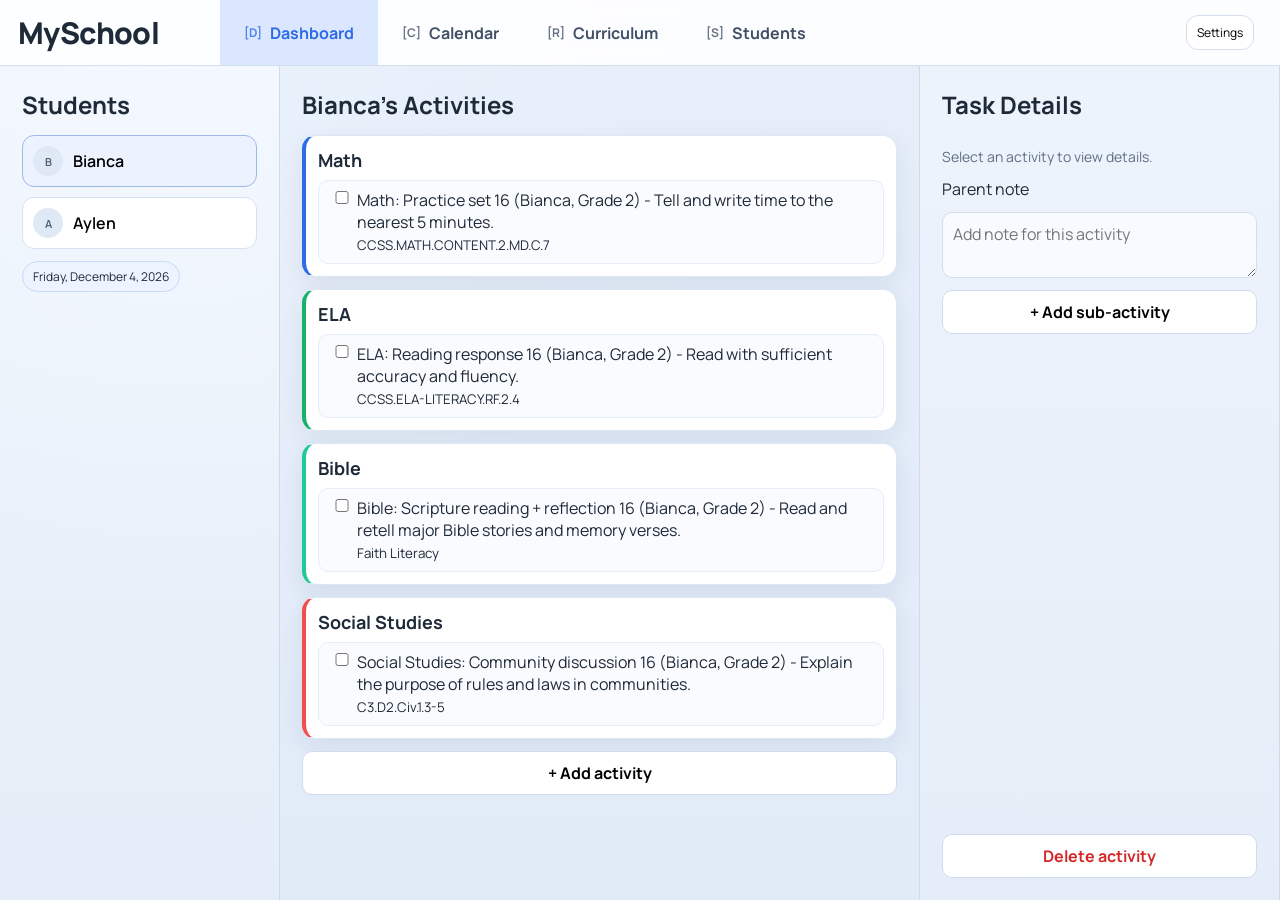
<file: index.html>
<!DOCTYPE html>
<html lang="en">
<head>
  <meta charset="UTF-8" />
  <meta name="viewport" content="width=device-width, initial-scale=1.0" />
  <title>MySchool Planner</title>
  <link rel="preconnect" href="https://fonts.googleapis.com" />
  <link rel="preconnect" href="https://fonts.gstatic.com" crossorigin />
  <link href="https://fonts.googleapis.com/css2?family=Manrope:wght@400;500;600;700;800&display=swap" rel="stylesheet" />
  <link rel="stylesheet" href="styles.css" />
</head>
<body>
  <div class="app-shell">
    <header class="topbar">
      <div class="brand">MySchool</div>
      <nav class="topnav" aria-label="Primary">
        <button class="nav-btn active" data-page="dashboard"><span class="icon">[D]</span> Dashboard</button>
        <button class="nav-btn" data-page="calendar"><span class="icon">[C]</span> Calendar</button>
        <button class="nav-btn" data-page="curriculum"><span class="icon">[R]</span> Curriculum</button>
        <button class="nav-btn" data-page="students"><span class="icon">[S]</span> Students</button>
      </nav>
      <div class="top-actions">
        <button class="ghost-btn" type="button" aria-label="Settings">Settings</button>
      </div>
    </header>

    <main class="pages">
      <section class="page active" id="dashboard">
        <div class="dashboard-grid">
          <aside class="panel students-panel">
            <h2>Students</h2>
            <ul class="student-list" id="dashboardStudentList"></ul>
            <div class="pill-row">
              <span class="pill" id="dashboardDatePill"></span>
            </div>
          </aside>

          <section class="panel tasks-panel">
            <h2 id="dashboardHeading">Today&apos;s Activities</h2>
            <div id="subjectTaskGroups"></div>
            <button class="add-btn" id="addActivityBtn" type="button">+ Add activity</button>
          </section>

          <aside class="panel detail-panel">
            <h2>Task Details</h2>
            <div id="taskDetailContent" class="detail-empty">Select an activity to view details.</div>
            <label for="taskNote">Parent note</label>
            <textarea id="taskNote" placeholder="Add note for this activity"></textarea>
            <button class="add-btn" id="addSubtaskBtn" type="button">+ Add sub-activity</button>
            <button class="danger-btn" id="deleteActivityBtn" type="button">Delete activity</button>
          </aside>
        </div>
      </section>

      <section class="page" id="calendar">
        <div class="page-card">
          <div class="calendar-header">
            <h2>School Year Calendar</h2>
            <div class="calendar-controls">
              <button type="button" id="prevMonthBtn">Previous</button>
              <span id="calendarMonthLabel"></span>
              <button type="button" id="nextMonthBtn">Next</button>
            </div>
          </div>
          <p class="calendar-subtitle">Weekdays only planning, aligned to a typical US public school year and no-school holidays.</p>
          <div class="calendar-grid" id="calendarGrid"></div>
        </div>
      </section>

      <section class="page" id="curriculum">
        <div class="page-card">
          <h2>Curriculum By Student</h2>
          <p class="calendar-subtitle">Aligned to common US public school frameworks (Common Core Math/ELA + NGSS-inspired science pacing).</p>
          <div class="curriculum-grid" id="curriculumGrid"></div>
        </div>
      </section>

      <section class="page" id="students">
        <div class="page-card">
          <h2>Students</h2>
          <div class="students-layout">
            <div>
              <h3>Student Overview</h3>
              <div class="student-cards" id="studentCards"></div>
            </div>
            <div class="student-form-wrap">
              <h3>Add New Student</h3>
              <form id="addStudentForm">
                <label for="studentName">Name</label>
                <input id="studentName" name="studentName" required />
                <label for="studentGrade">Grade</label>
                <select id="studentGrade" name="studentGrade">
                  <option value="2">2nd grade</option>
                  <option value="3">3rd grade</option>
                  <option value="4">4th grade</option>
                  <option value="5">5th grade</option>
                </select>
                <label for="studentFocus">Learning focus</label>
                <textarea id="studentFocus" name="studentFocus" placeholder="Reading fluency, math confidence, etc."></textarea>
                <button type="submit">Add student</button>
              </form>
            </div>
          </div>
        </div>
      </section>
    </main>
  </div>

  <script src="script.js"></script>
</body>
</html>
</file>
<file: styles.css>
:root {
  --bg: #e6eef8;
  --surface: #f7fbff;
  --panel: #ffffff;
  --text: #1f2a38;
  --muted: #5f6f84;
  --line: #d4dfec;
  --accent: #2e6be7;
  --accent-soft: #dbe7ff;
  --danger: #ef4f4f;
  --shadow: 0 8px 25px rgba(28, 45, 73, 0.08);
}

* { box-sizing: border-box; }

body {
  margin: 0;
  font-family: "Manrope", sans-serif;
  color: var(--text);
  background:
    radial-gradient(circle at 14% 0%, #f4f9ff 0%, rgba(244, 249, 255, 0) 42%),
    linear-gradient(180deg, #eef4fc 0%, #e5edf8 100%);
  min-height: 100vh;
}

.topbar {
  position: sticky;
  top: 0;
  z-index: 20;
  min-height: 66px;
  display: grid;
  grid-template-columns: 220px 1fr 120px;
  background: rgba(255, 255, 255, 0.82);
  border-bottom: 1px solid var(--line);
  backdrop-filter: blur(10px);
}

.brand {
  display: grid;
  align-items: center;
  padding-left: 18px;
  font-size: 30px;
  font-weight: 800;
  letter-spacing: -0.02em;
}

.topnav { display: flex; align-items: stretch; overflow-x: auto; }

.nav-btn {
  border: 0;
  background: transparent;
  font: inherit;
  font-weight: 700;
  color: #415066;
  padding: 0 24px;
  display: flex;
  align-items: center;
  gap: 8px;
  cursor: pointer;
  transition: background 0.2s ease, color 0.2s ease;
}

.nav-btn.active {
  background: var(--accent-soft);
  color: var(--accent);
}

.icon { font-size: 12px; opacity: 0.8; }

.top-actions {
  display: grid;
  place-items: center;
  padding: 10px;
}

.ghost-btn {
  border: 1px solid var(--line);
  border-radius: 12px;
  padding: 8px 10px;
  background: #fff;
  font: inherit;
  font-size: 12px;
  cursor: pointer;
}

.page { display: none; animation: fadeIn 0.25s ease; }
.page.active { display: block; }

.dashboard-grid {
  display: grid;
  grid-template-columns: 280px 1fr 360px;
  min-height: calc(100vh - 66px);
}

.panel {
  border-right: 1px solid #cfdaea;
  padding: 22px;
}

.panel h2 { margin: 0 0 14px; font-size: 24px; }

.students-panel .student-list {
  list-style: none;
  margin: 0;
  padding: 0;
  display: grid;
  gap: 10px;
}

.student-item {
  display: flex;
  align-items: center;
  gap: 10px;
  width: 100%;
  border: 1px solid #d6e2f1;
  background: #fff;
  border-radius: 12px;
  padding: 10px;
  font: inherit;
  font-weight: 600;
  text-align: left;
  cursor: pointer;
}

.student-item.active { border-color: #9eb8ea; background: #ecf3ff; }

.avatar {
  width: 30px;
  height: 30px;
  border-radius: 50%;
  display: grid;
  place-items: center;
  background: #dfe8f5;
  color: #4b5a70;
  font-size: 11px;
}

.pill-row { margin-top: 12px; }

.pill {
  display: inline-block;
  font-size: 12px;
  padding: 6px 10px;
  border-radius: 999px;
  background: #edf4ff;
  border: 1px solid #c7daf9;
}

.tasks-panel { background: rgba(220, 231, 247, 0.45); }

.subject-card {
  background: var(--panel);
  border: 1px solid #dce6f5;
  border-left: 4px solid #8faedd;
  border-radius: 14px;
  padding: 12px;
  margin-bottom: 12px;
  box-shadow: var(--shadow);
}

.subject-card h3 { margin: 0 0 8px; font-size: 18px; }

.subject-card ul,
.detail-list {
  list-style: none;
  margin: 0;
  padding: 0;
  display: grid;
  gap: 8px;
}

.activity-item {
  display: grid;
  grid-template-columns: 22px 1fr;
  align-items: start;
  gap: 8px;
  width: 100%;
  text-align: left;
  border: 1px solid #e4edf8;
  border-radius: 10px;
  padding: 8px;
  background: #f9fbff;
}

.activity-item input { margin-top: 2px; }
.activity-item.completed span { text-decoration: line-through; opacity: 0.62; }
.activity-item.selected { border-color: #8eb1ed; background: #edf4ff; }

.add-btn,
.danger-btn,
.calendar-controls button,
.student-form-wrap button {
  width: 100%;
  padding: 10px 12px;
  border-radius: 10px;
  border: 1px solid #cfdcf0;
  background: #fff;
  font: inherit;
  font-weight: 700;
  cursor: pointer;
}

.detail-panel { display: flex; flex-direction: column; gap: 12px; }
.detail-empty { color: var(--muted); font-size: 14px; }

.detail-list li {
  border: 1px solid #e0eaf7;
  border-radius: 10px;
  padding: 8px;
  background: #f8fbff;
}

textarea,
input,
select {
  width: 100%;
  border-radius: 10px;
  border: 1px solid var(--line);
  background: #f7faff;
  padding: 10px;
  font: inherit;
}

.danger-btn { color: #d32929; margin-top: auto; }

.page-card {
  margin: 24px;
  padding: 22px;
  border-radius: 18px;
  background: var(--surface);
  border: 1px solid #d9e3f2;
  box-shadow: var(--shadow);
}

.page-card h2 { margin: 0 0 10px; font-size: 30px; }
.calendar-subtitle { margin: 0 0 14px; color: var(--muted); }

.calendar-header {
  display: flex;
  justify-content: space-between;
  gap: 10px;
  align-items: center;
  flex-wrap: wrap;
}

.calendar-controls {
  display: flex;
  align-items: center;
  gap: 8px;
}

.calendar-controls button { width: auto; }

.calendar-grid {
  display: grid;
  grid-template-columns: repeat(7, minmax(100px, 1fr));
  gap: 10px;
}

.day {
  min-height: 146px;
  border: 1px solid #d7e3f3;
  border-radius: 12px;
  background: #fff;
  padding: 8px;
}

.day header {
  display: flex;
  justify-content: space-between;
  font-size: 12px;
  font-weight: 700;
  margin-bottom: 6px;
}

.day ul {
  list-style: none;
  margin: 0;
  padding: 0;
  display: grid;
  gap: 4px;
  font-size: 11px;
}

.day .small-note { color: var(--muted); font-size: 11px; }
.day.is-weekend,
.day.is-outside { background: #f0f4fa; color: #79879d; }
.day.is-holiday { background: #fff4f4; border-color: #f2cccc; }
.day.is-selected { border-color: #87a8e5; box-shadow: inset 0 0 0 1px #87a8e5; }

.curriculum-grid {
  display: grid;
  grid-template-columns: repeat(2, minmax(280px, 1fr));
  gap: 12px;
}

.curriculum-card {
  border: 1px solid #d8e4f2;
  border-radius: 14px;
  background: #fff;
  padding: 14px;
}

.curriculum-card h3 { margin: 0 0 8px; }
.curriculum-card .meta { font-size: 12px; color: var(--muted); margin-bottom: 10px; }

.standard-list {
  list-style: none;
  padding: 0;
  margin: 0;
  display: grid;
  gap: 8px;
}

.standard-list li {
  border: 1px solid #e2ebf8;
  background: #f9fbff;
  border-radius: 10px;
  padding: 8px;
}

.subject-chip {
  display: inline-block;
  margin-right: 6px;
  margin-bottom: 5px;
  padding: 4px 7px;
  font-size: 11px;
  border-radius: 999px;
  border: 1px solid #c8dbfa;
  background: #edf4ff;
}

.students-layout {
  display: grid;
  grid-template-columns: 1.4fr 1fr;
  gap: 16px;
}

.student-cards {
  display: grid;
  grid-template-columns: repeat(2, minmax(180px, 1fr));
  gap: 12px;
}

.student-cards article {
  border: 1px solid #dce6f4;
  border-radius: 14px;
  background: #fff;
  padding: 12px;
}

.student-form-wrap form {
  display: grid;
  gap: 8px;
}

.student-form-wrap h3,
.students-layout h3 { margin: 0 0 8px; }

@keyframes fadeIn {
  from { opacity: 0; transform: translateY(8px); }
  to { opacity: 1; transform: translateY(0); }
}

@media (max-width: 1180px) {
  .dashboard-grid { grid-template-columns: 1fr; }
  .panel { border-right: 0; border-bottom: 1px solid #cfdaea; }
  .calendar-grid { grid-template-columns: repeat(3, minmax(120px, 1fr)); }
  .curriculum-grid,
  .students-layout,
  .student-cards { grid-template-columns: 1fr; }
}

@media (max-width: 760px) {
  .topbar { grid-template-columns: 1fr; }
  .brand { font-size: 24px; padding: 12px 14px; }
  .nav-btn { padding: 10px 14px; white-space: nowrap; }
  .calendar-grid { grid-template-columns: repeat(2, minmax(120px, 1fr)); }
  .page-card { margin: 12px; padding: 14px; }
}
</file>
